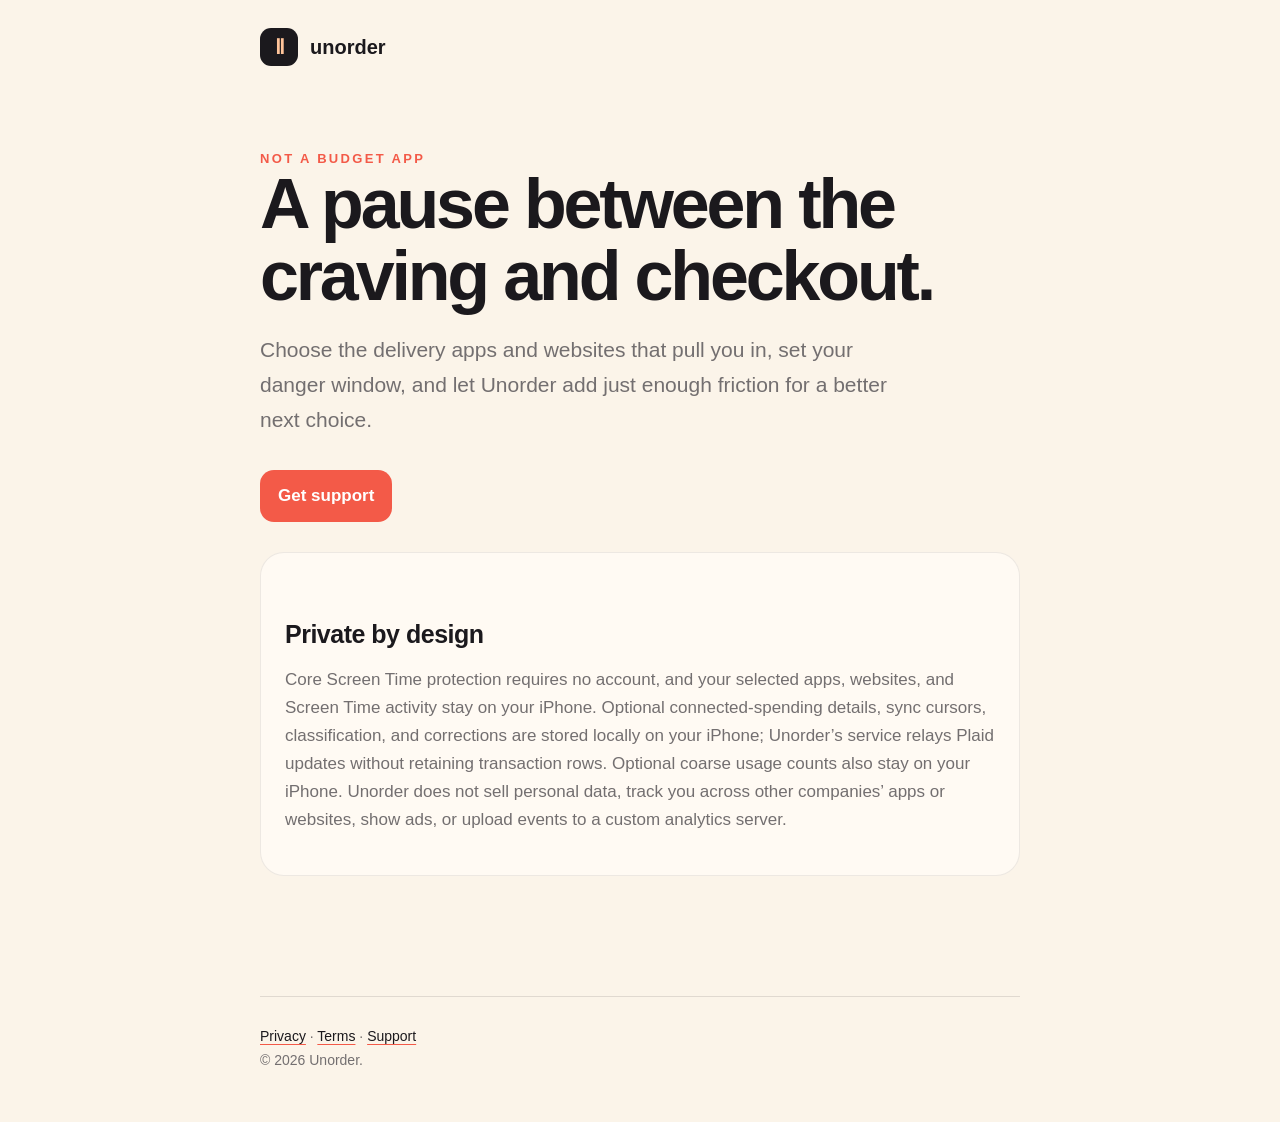
<file: index.html>
<!doctype html><html lang="en"><head><meta charset="utf-8"><meta name="viewport" content="width=device-width,initial-scale=1"><title>Unorder — a pause before checkout</title><meta name="description" content="Unorder adds a deliberate pause between a food-delivery craving and checkout."><link rel="stylesheet" href="styles.css"></head><body><nav><span class="mark">Ⅱ</span> unorder</nav><main><div class="eyebrow">Not a budget app</div><h1>A pause between the craving and checkout.</h1><p class="lede">Choose the delivery apps and websites that pull you in, set your danger window, and let Unorder add just enough friction for a better next choice.</p><a class="button" href="support.html">Get support</a><div class="card"><h2>Private by design</h2><p>Core Screen Time protection requires no account, and your selected apps, websites, and Screen Time activity stay on your iPhone. Optional connected-spending details, sync cursors, classification, and corrections are stored locally on your iPhone; Unorder’s service relays Plaid updates without retaining transaction rows. Optional coarse usage counts also stay on your iPhone. Unorder does not sell personal data, track you across other companies’ apps or websites, show ads, or upload events to a custom analytics server.</p></div></main><footer><a href="privacy.html">Privacy</a> · <a href="terms.html">Terms</a> · <a href="support.html">Support</a><br>© 2026 Unorder.</footer></body></html>
</file>
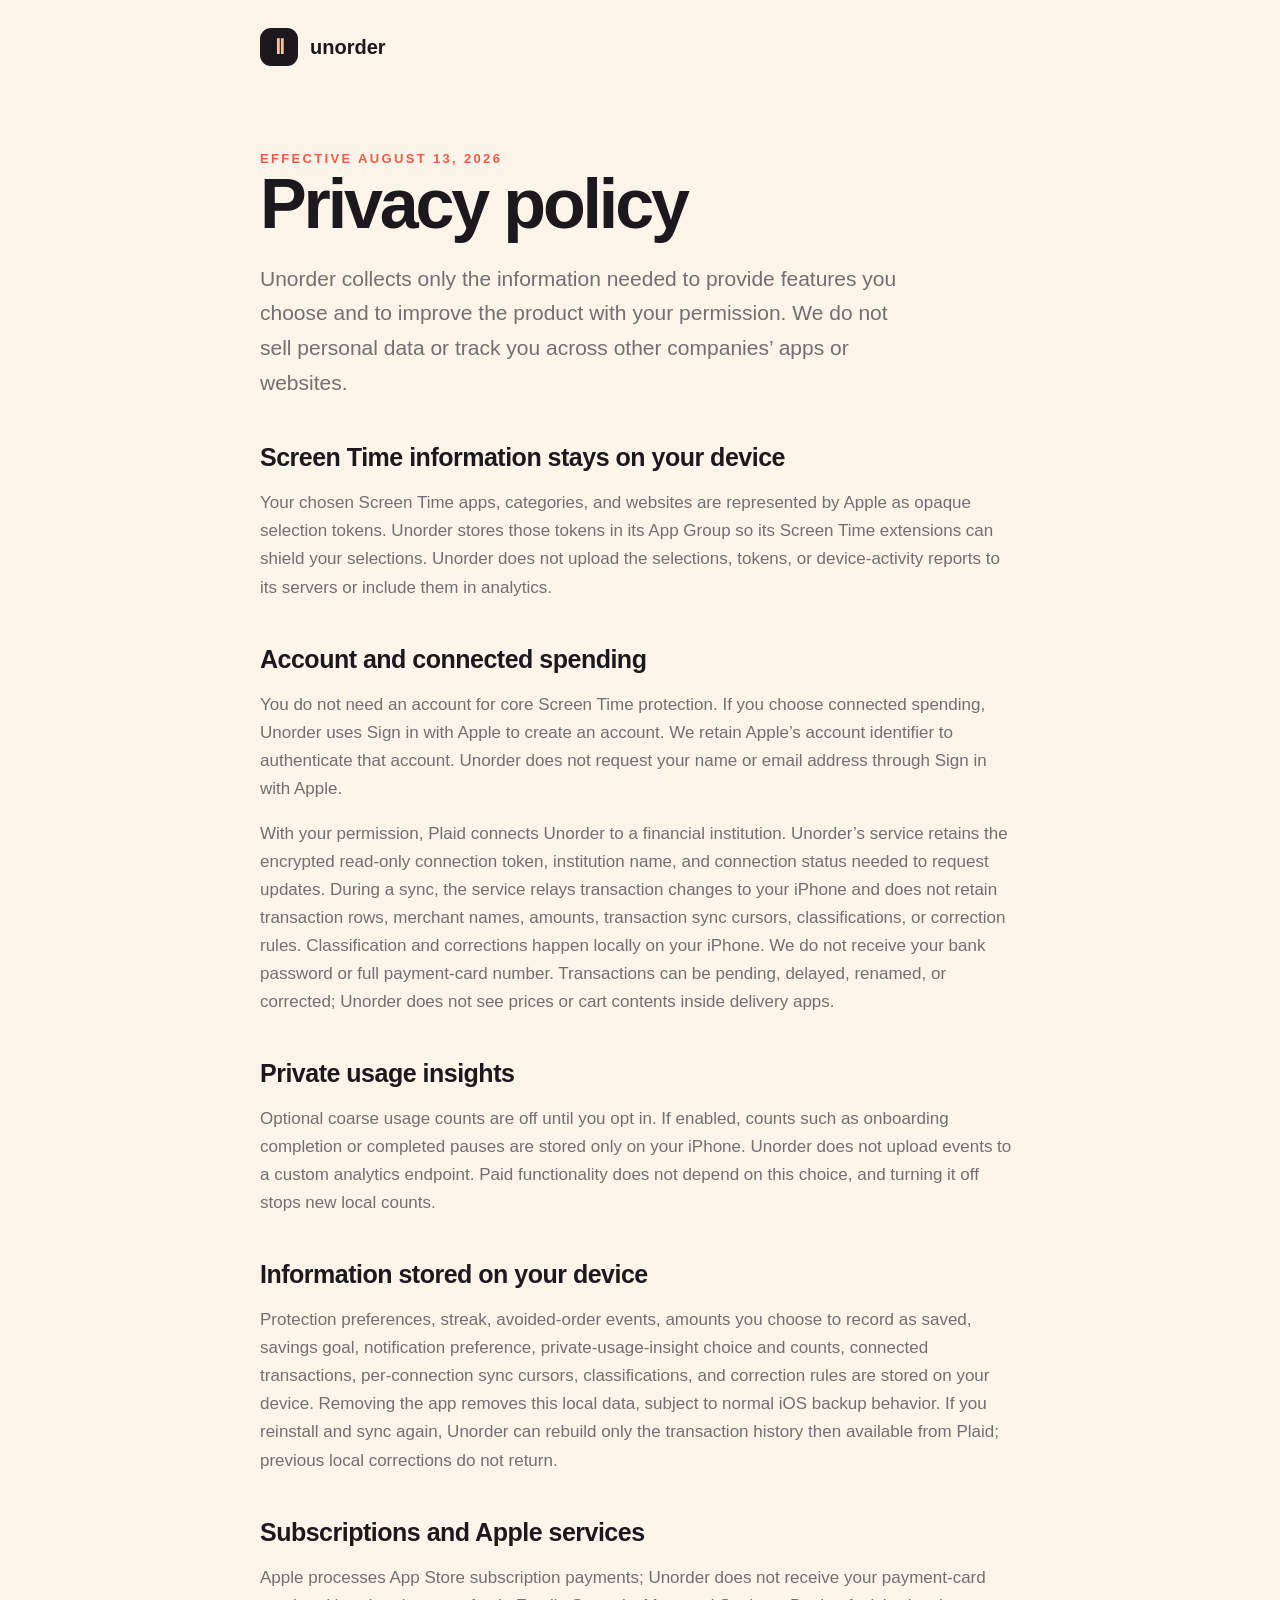
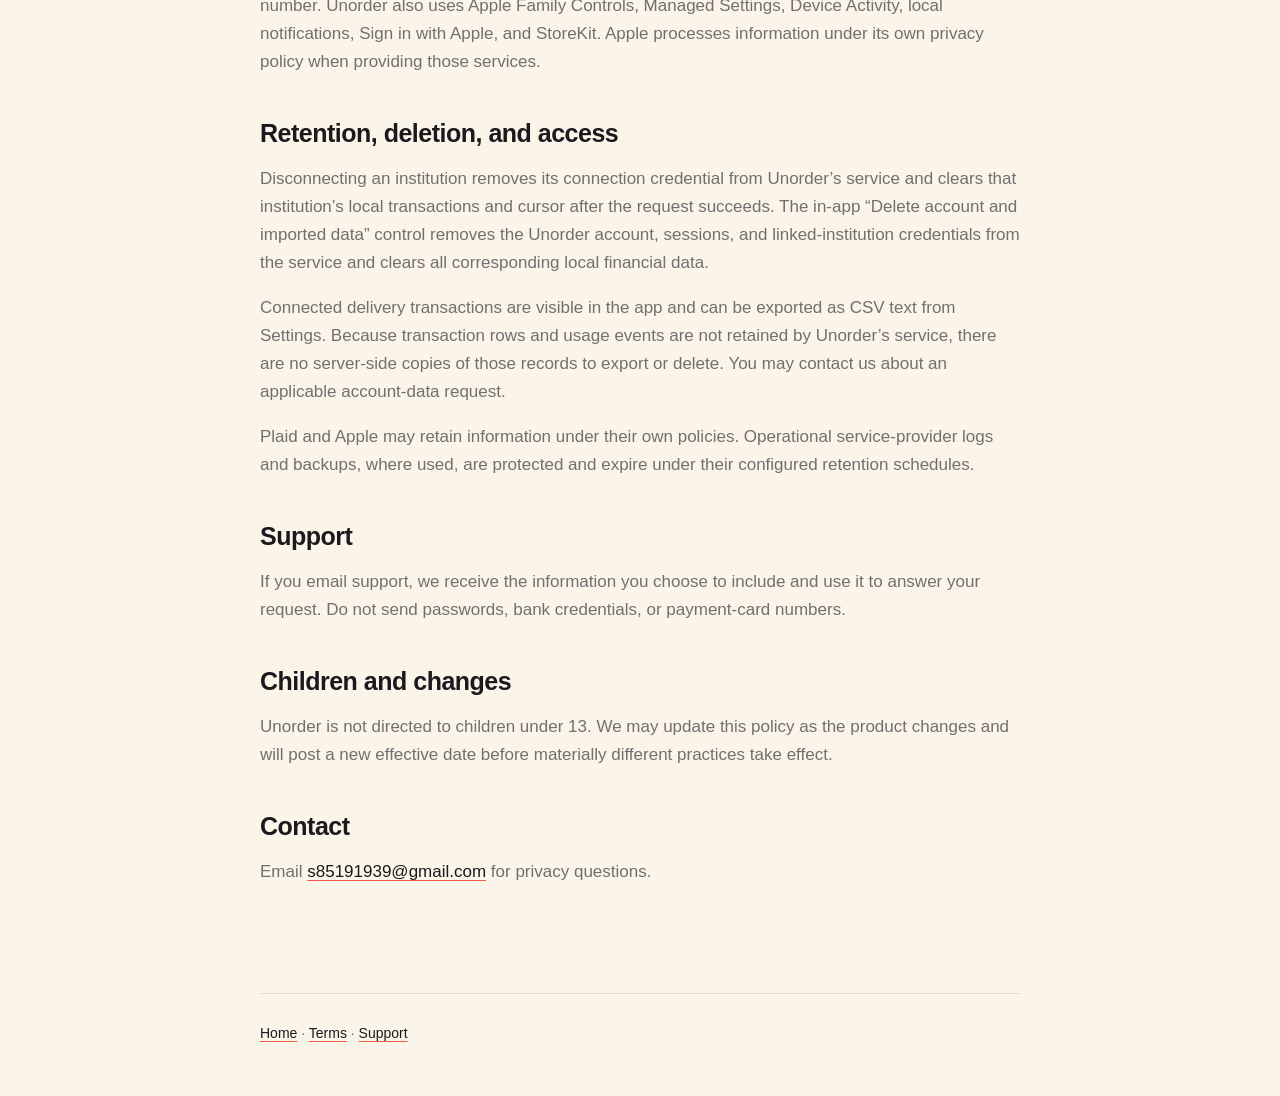
<file: privacy.html>
<!doctype html>
<html lang="en">
<head>
  <meta charset="utf-8">
  <meta name="viewport" content="width=device-width,initial-scale=1">
  <title>Privacy Policy — Unorder</title>
  <link rel="stylesheet" href="styles.css">
</head>
<body>
<nav><span class="mark">Ⅱ</span> unorder</nav>
<main>
  <div class="eyebrow">Effective August 13, 2026</div>
  <h1>Privacy policy</h1>
  <p class="lede">Unorder collects only the information needed to provide features you choose and to improve the product with your permission. We do not sell personal data or track you across other companies’ apps or websites.</p>
  <h2>Screen Time information stays on your device</h2>
  <p>Your chosen Screen Time apps, categories, and websites are represented by Apple as opaque selection tokens. Unorder stores those tokens in its App Group so its Screen Time extensions can shield your selections. Unorder does not upload the selections, tokens, or device-activity reports to its servers or include them in analytics.</p>
  <h2>Account and connected spending</h2>
  <p>You do not need an account for core Screen Time protection. If you choose connected spending, Unorder uses Sign in with Apple to create an account. We retain Apple’s account identifier to authenticate that account. Unorder does not request your name or email address through Sign in with Apple.</p>
  <p>With your permission, Plaid connects Unorder to a financial institution. Unorder’s service retains the encrypted read-only connection token, institution name, and connection status needed to request updates. During a sync, the service relays transaction changes to your iPhone and does not retain transaction rows, merchant names, amounts, transaction sync cursors, classifications, or correction rules. Classification and corrections happen locally on your iPhone. We do not receive your bank password or full payment-card number. Transactions can be pending, delayed, renamed, or corrected; Unorder does not see prices or cart contents inside delivery apps.</p>
  <h2>Private usage insights</h2>
  <p>Optional coarse usage counts are off until you opt in. If enabled, counts such as onboarding completion or completed pauses are stored only on your iPhone. Unorder does not upload events to a custom analytics endpoint. Paid functionality does not depend on this choice, and turning it off stops new local counts.</p>
  <h2>Information stored on your device</h2>
  <p>Protection preferences, streak, avoided-order events, amounts you choose to record as saved, savings goal, notification preference, private-usage-insight choice and counts, connected transactions, per-connection sync cursors, classifications, and correction rules are stored on your device. Removing the app removes this local data, subject to normal iOS backup behavior. If you reinstall and sync again, Unorder can rebuild only the transaction history then available from Plaid; previous local corrections do not return.</p>
  <h2>Subscriptions and Apple services</h2>
  <p>Apple processes App Store subscription payments; Unorder does not receive your payment-card number. Unorder also uses Apple Family Controls, Managed Settings, Device Activity, local notifications, Sign in with Apple, and StoreKit. Apple processes information under its own privacy policy when providing those services.</p>
  <h2>Retention, deletion, and access</h2>
  <p>Disconnecting an institution removes its connection credential from Unorder’s service and clears that institution’s local transactions and cursor after the request succeeds. The in-app “Delete account and imported data” control removes the Unorder account, sessions, and linked-institution credentials from the service and clears all corresponding local financial data.</p>
  <p>Connected delivery transactions are visible in the app and can be exported as CSV text from Settings. Because transaction rows and usage events are not retained by Unorder’s service, there are no server-side copies of those records to export or delete. You may contact us about an applicable account-data request.</p>
  <p>Plaid and Apple may retain information under their own policies. Operational service-provider logs and backups, where used, are protected and expire under their configured retention schedules.</p>
  <h2>Support</h2>
  <p>If you email support, we receive the information you choose to include and use it to answer your request. Do not send passwords, bank credentials, or payment-card numbers.</p>
  <h2>Children and changes</h2>
  <p>Unorder is not directed to children under 13. We may update this policy as the product changes and will post a new effective date before materially different practices take effect.</p>
  <h2>Contact</h2>
  <p>Email <a href="mailto:s85191939@gmail.com">s85191939@gmail.com</a> for privacy questions.</p>
</main>
<footer><a href="index.html">Home</a> · <a href="terms.html">Terms</a> · <a href="support.html">Support</a></footer>
</body>
</html>
</file>
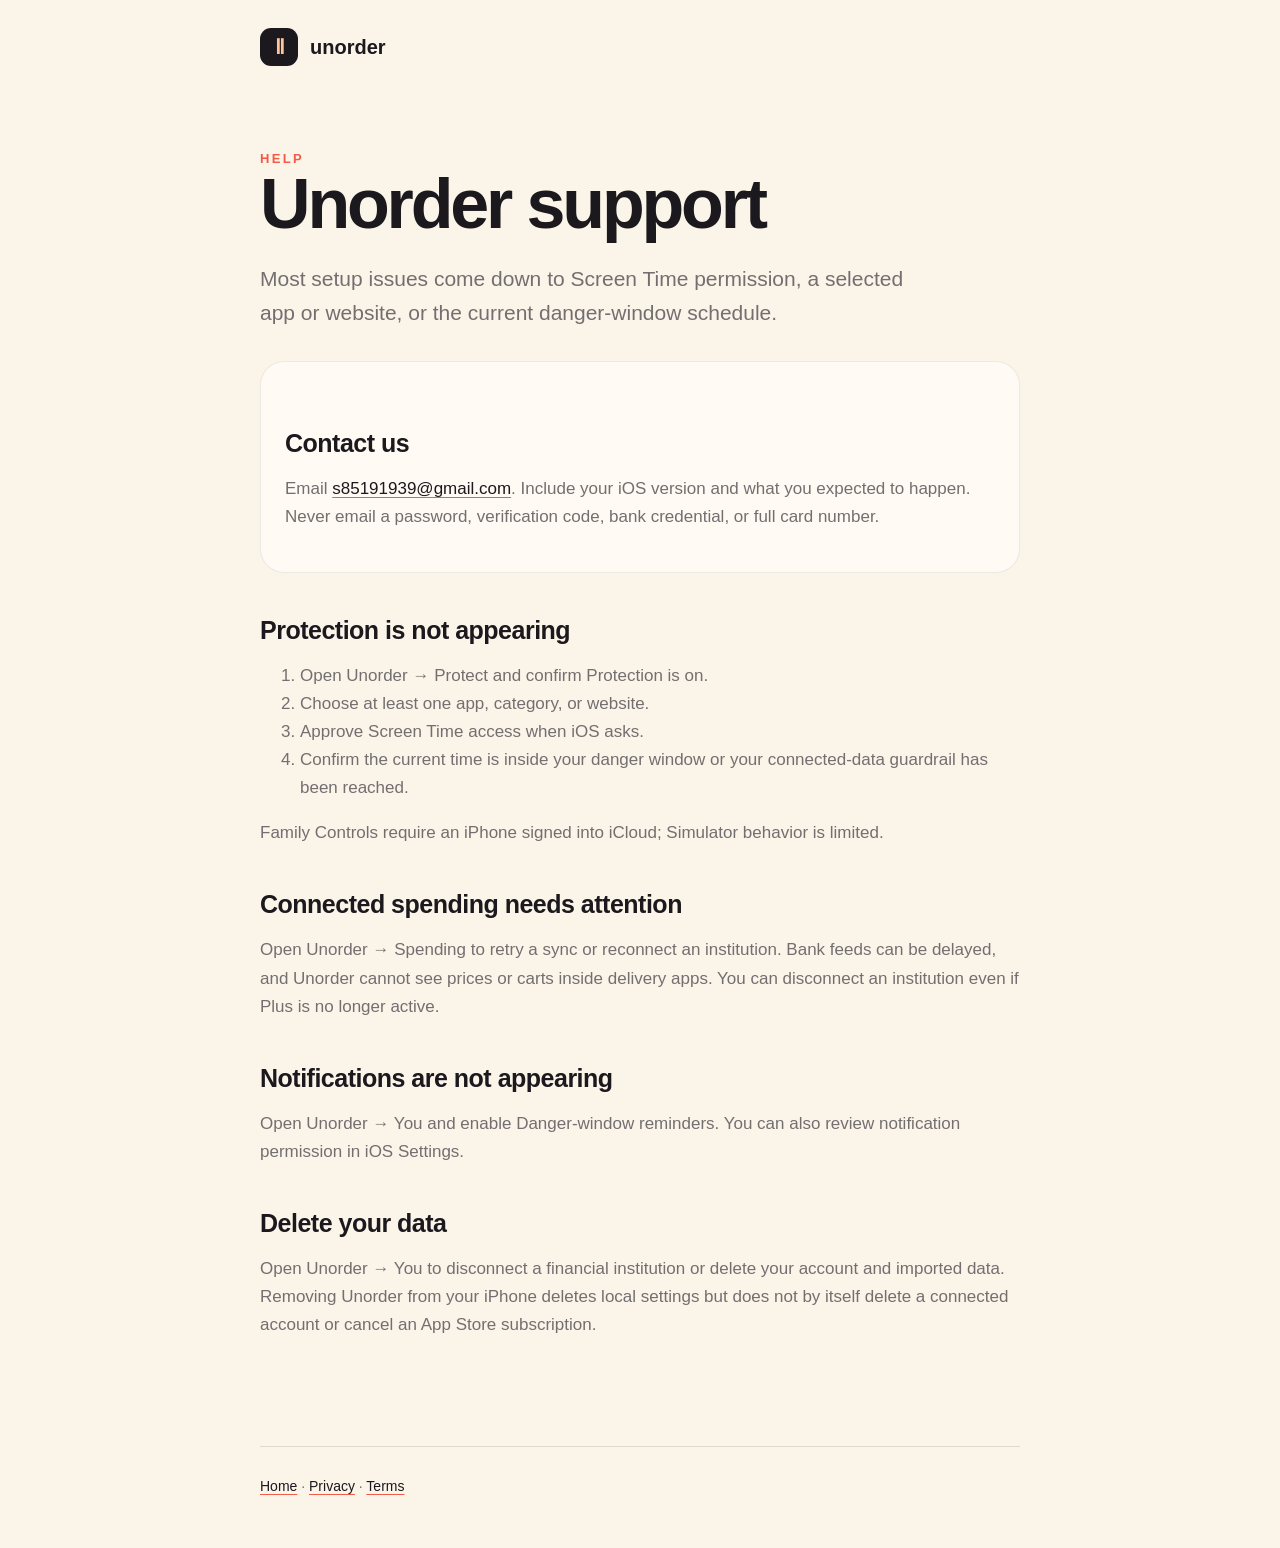
<file: support.html>
<!doctype html><html lang="en"><head><meta charset="utf-8"><meta name="viewport" content="width=device-width,initial-scale=1"><title>Support — Unorder</title><link rel="stylesheet" href="styles.css"></head><body><nav><span class="mark">Ⅱ</span> unorder</nav><main><div class="eyebrow">Help</div><h1>Unorder support</h1><p class="lede">Most setup issues come down to Screen Time permission, a selected app or website, or the current danger-window schedule.</p><div class="card"><h2>Contact us</h2><p>Email <a href="mailto:s85191939@gmail.com">s85191939@gmail.com</a>. Include your iOS version and what you expected to happen. Never email a password, verification code, bank credential, or full card number.</p></div><h2>Protection is not appearing</h2><ol><li>Open Unorder → Protect and confirm Protection is on.</li><li>Choose at least one app, category, or website.</li><li>Approve Screen Time access when iOS asks.</li><li>Confirm the current time is inside your danger window or your connected-data guardrail has been reached.</li></ol><p>Family Controls require an iPhone signed into iCloud; Simulator behavior is limited.</p><h2>Connected spending needs attention</h2><p>Open Unorder → Spending to retry a sync or reconnect an institution. Bank feeds can be delayed, and Unorder cannot see prices or carts inside delivery apps. You can disconnect an institution even if Plus is no longer active.</p><h2>Notifications are not appearing</h2><p>Open Unorder → You and enable Danger-window reminders. You can also review notification permission in iOS Settings.</p><h2>Delete your data</h2><p>Open Unorder → You to disconnect a financial institution or delete your account and imported data. Removing Unorder from your iPhone deletes local settings but does not by itself delete a connected account or cancel an App Store subscription.</p></main><footer><a href="index.html">Home</a> · <a href="privacy.html">Privacy</a> · <a href="terms.html">Terms</a></footer></body></html>
</file>
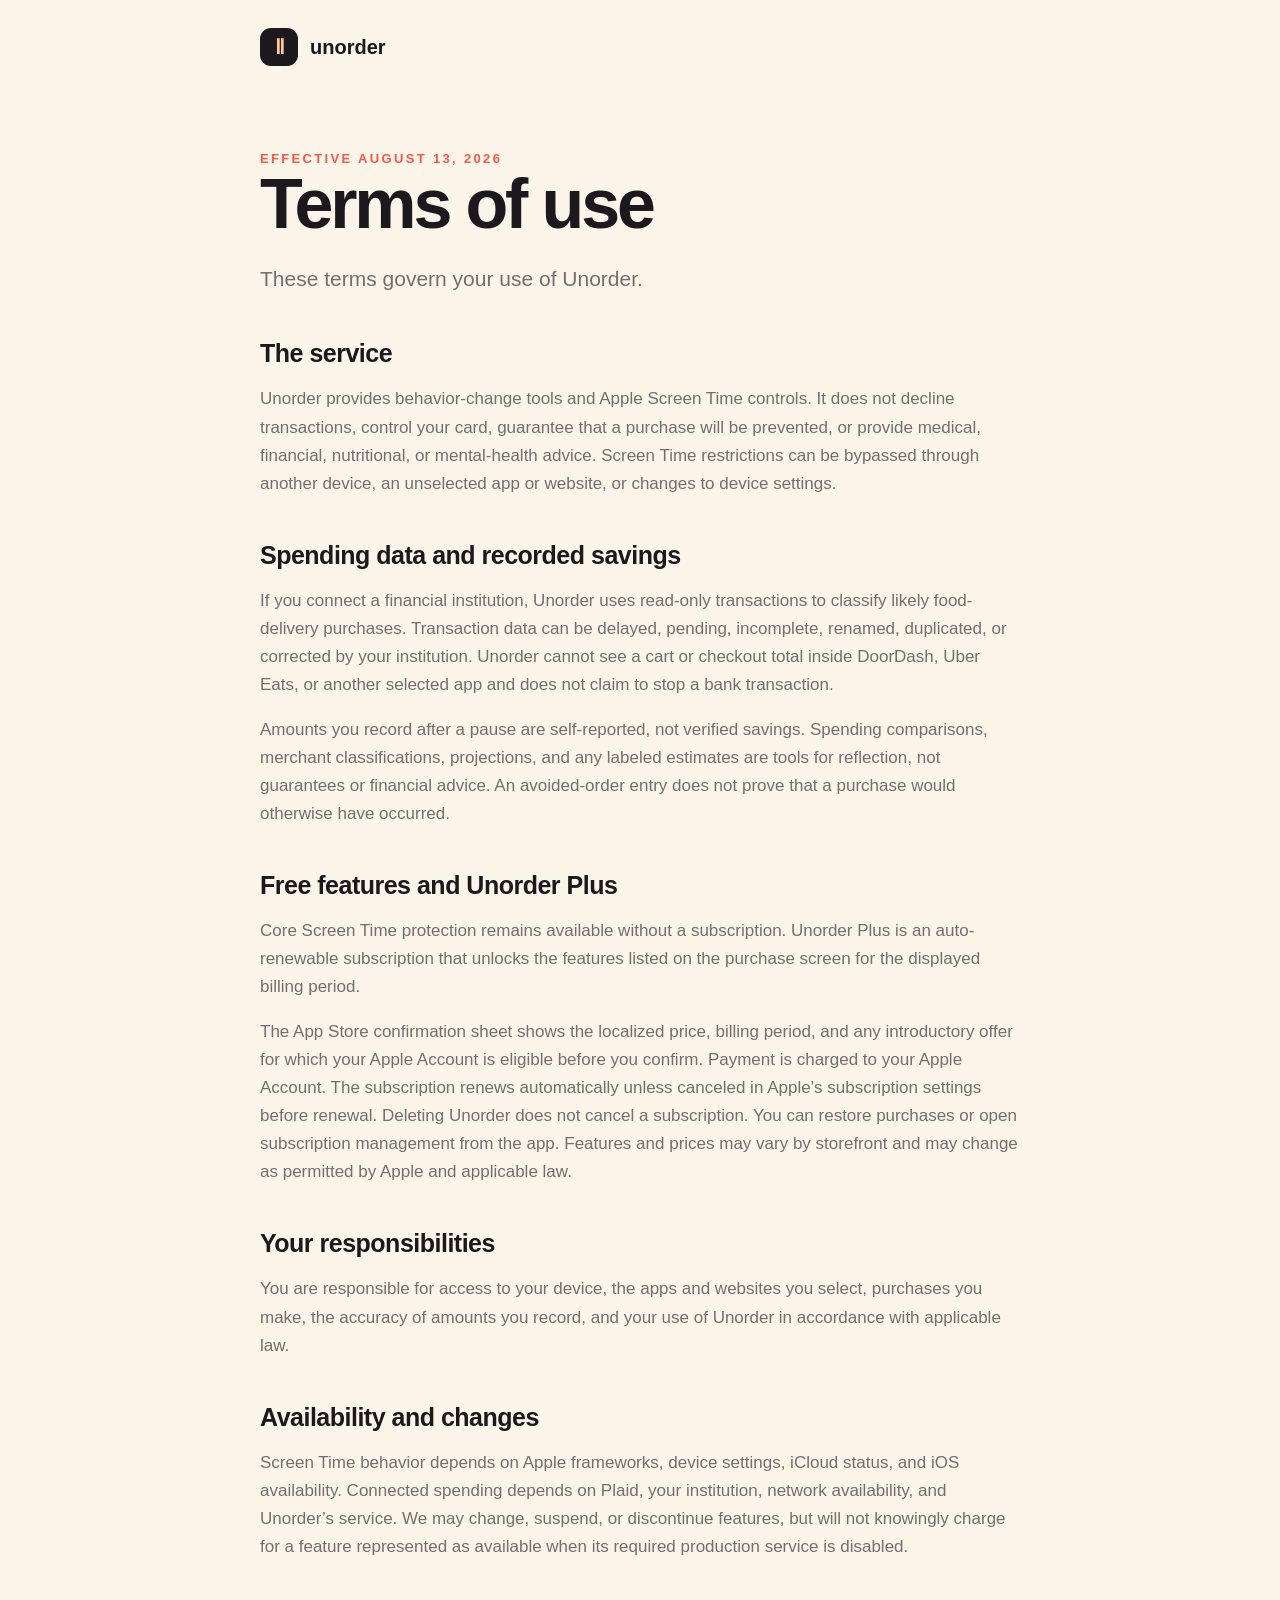
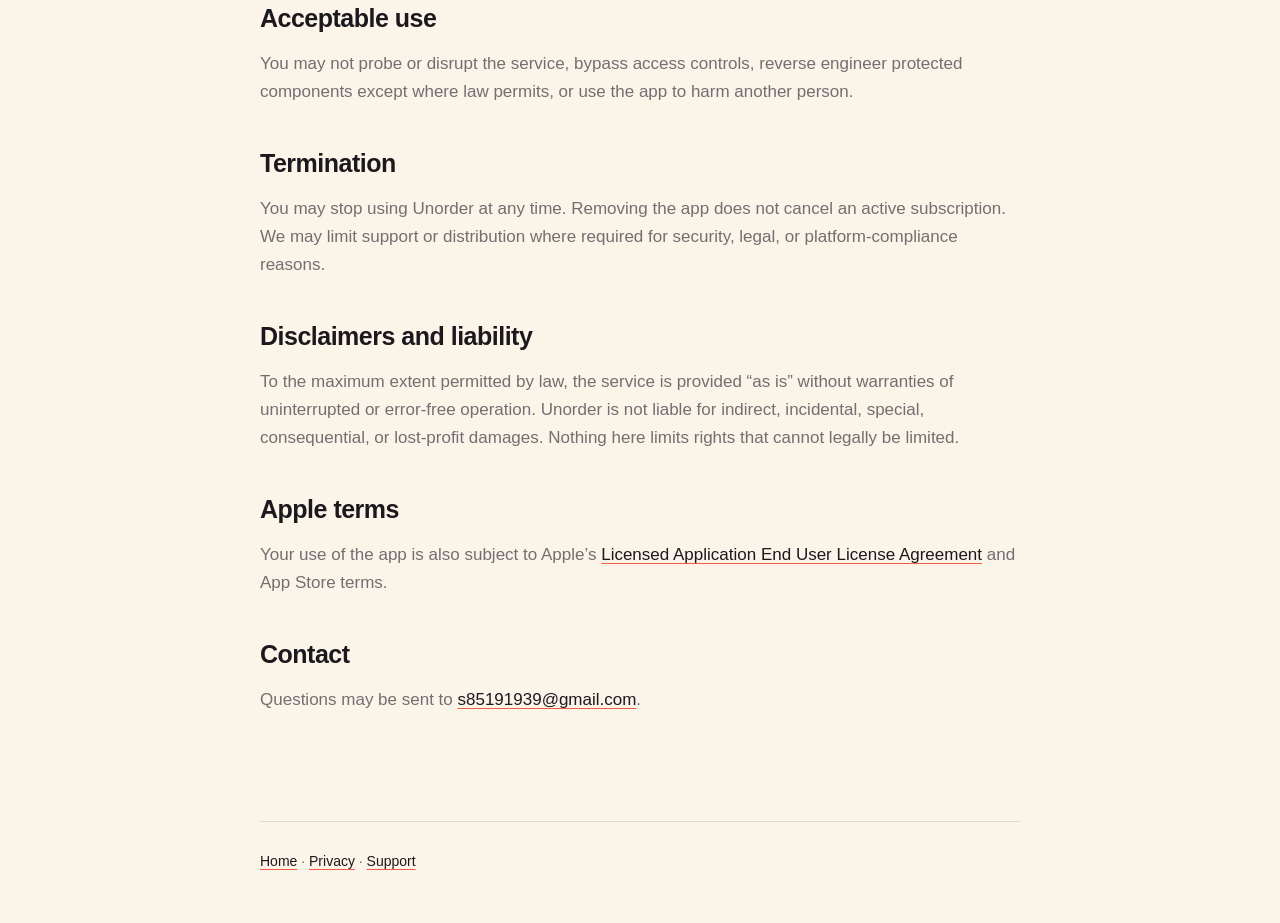
<file: terms.html>
<!doctype html>
<html lang="en">
<head>
  <meta charset="utf-8">
  <meta name="viewport" content="width=device-width,initial-scale=1">
  <title>Terms of Use — Unorder</title>
  <link rel="stylesheet" href="styles.css">
</head>
<body>
<nav><span class="mark">Ⅱ</span> unorder</nav>
<main>
  <div class="eyebrow">Effective August 13, 2026</div>
  <h1>Terms of use</h1>
  <p class="lede">These terms govern your use of Unorder.</p>
  <h2>The service</h2>
  <p>Unorder provides behavior-change tools and Apple Screen Time controls. It does not decline transactions, control your card, guarantee that a purchase will be prevented, or provide medical, financial, nutritional, or mental-health advice. Screen Time restrictions can be bypassed through another device, an unselected app or website, or changes to device settings.</p>
  <h2>Spending data and recorded savings</h2>
  <p>If you connect a financial institution, Unorder uses read-only transactions to classify likely food-delivery purchases. Transaction data can be delayed, pending, incomplete, renamed, duplicated, or corrected by your institution. Unorder cannot see a cart or checkout total inside DoorDash, Uber Eats, or another selected app and does not claim to stop a bank transaction.</p>
  <p>Amounts you record after a pause are self-reported, not verified savings. Spending comparisons, merchant classifications, projections, and any labeled estimates are tools for reflection, not guarantees or financial advice. An avoided-order entry does not prove that a purchase would otherwise have occurred.</p>
  <h2>Free features and Unorder Plus</h2>
  <p>Core Screen Time protection remains available without a subscription. Unorder Plus is an auto-renewable subscription that unlocks the features listed on the purchase screen for the displayed billing period.</p>
  <p>The App Store confirmation sheet shows the localized price, billing period, and any introductory offer for which your Apple Account is eligible before you confirm. Payment is charged to your Apple Account. The subscription renews automatically unless canceled in Apple’s subscription settings before renewal. Deleting Unorder does not cancel a subscription. You can restore purchases or open subscription management from the app. Features and prices may vary by storefront and may change as permitted by Apple and applicable law.</p>
  <h2>Your responsibilities</h2>
  <p>You are responsible for access to your device, the apps and websites you select, purchases you make, the accuracy of amounts you record, and your use of Unorder in accordance with applicable law.</p>
  <h2>Availability and changes</h2>
  <p>Screen Time behavior depends on Apple frameworks, device settings, iCloud status, and iOS availability. Connected spending depends on Plaid, your institution, network availability, and Unorder’s service. We may change, suspend, or discontinue features, but will not knowingly charge for a feature represented as available when its required production service is disabled.</p>
  <h2>Acceptable use</h2>
  <p>You may not probe or disrupt the service, bypass access controls, reverse engineer protected components except where law permits, or use the app to harm another person.</p>
  <h2>Termination</h2>
  <p>You may stop using Unorder at any time. Removing the app does not cancel an active subscription. We may limit support or distribution where required for security, legal, or platform-compliance reasons.</p>
  <h2>Disclaimers and liability</h2>
  <p>To the maximum extent permitted by law, the service is provided “as is” without warranties of uninterrupted or error-free operation. Unorder is not liable for indirect, incidental, special, consequential, or lost-profit damages. Nothing here limits rights that cannot legally be limited.</p>
  <h2>Apple terms</h2>
  <p>Your use of the app is also subject to Apple’s <a href="https://www.apple.com/legal/internet-services/itunes/dev/stdeula/">Licensed Application End User License Agreement</a> and App Store terms.</p>
  <h2>Contact</h2>
  <p>Questions may be sent to <a href="mailto:s85191939@gmail.com">s85191939@gmail.com</a>.</p>
</main>
<footer><a href="index.html">Home</a> · <a href="privacy.html">Privacy</a> · <a href="support.html">Support</a></footer>
</body>
</html>
</file>
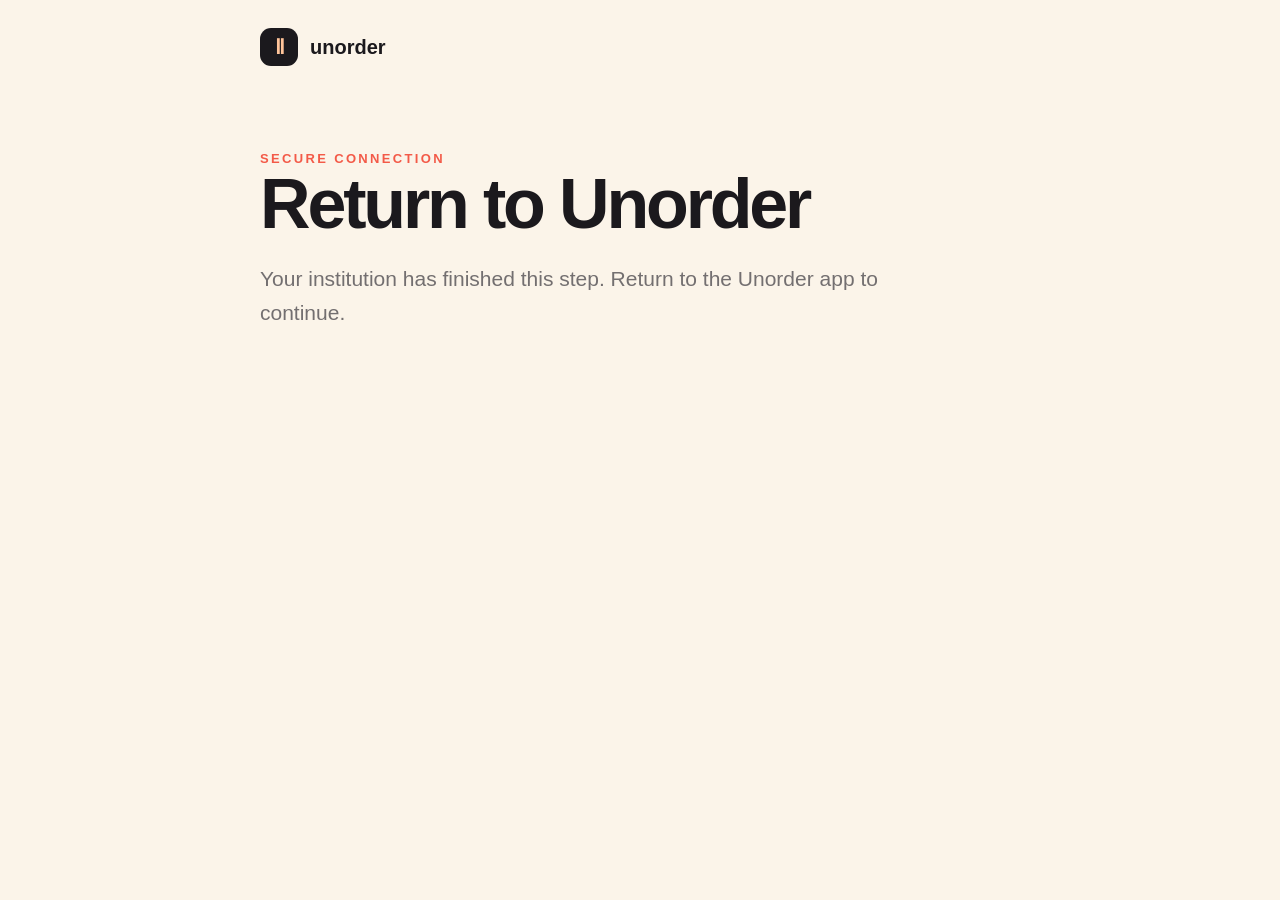
<file: plaid/oauth.html>
<!doctype html><html lang="en"><head><meta charset="utf-8"><meta name="viewport" content="width=device-width,initial-scale=1"><title>Return to Unorder</title><link rel="stylesheet" href="/styles.css"></head><body><nav><span class="mark">Ⅱ</span> unorder</nav><main><div class="eyebrow">Secure connection</div><h1>Return to Unorder</h1><p class="lede">Your institution has finished this step. Return to the Unorder app to continue.</p></main></body></html>
</file>
<file: styles.css>
:root { color-scheme: light; --ink:#1b191d; --cream:#fbf4e9; --coral:#f35a48; --peach:#ffc49a; --muted:#736f70; }
* { box-sizing: border-box; }
body { margin:0; background:var(--cream); color:var(--ink); font:17px/1.65 -apple-system,BlinkMacSystemFont,"SF Pro Text",sans-serif; }
nav,main,footer { width:min(760px,calc(100% - 40px)); margin:auto; }
nav { display:flex; align-items:center; gap:12px; padding:28px 0; font-weight:800; font-size:20px; }
.mark { display:grid; place-items:center; width:38px; height:38px; border-radius:11px; color:var(--peach); background:var(--ink); letter-spacing:-2px; }
main { padding:54px 0 90px; }
h1 { max-width:700px; margin:0 0 18px; font-size:clamp(42px,8vw,70px); line-height:1.02; letter-spacing:-.045em; }
h2 { margin:42px 0 10px; font-size:25px; line-height:1.2; letter-spacing:-.02em; }
h3 { margin:24px 0 6px; }
p,li { color:var(--muted); }
a { color:var(--ink); text-decoration-color:var(--coral); text-underline-offset:3px; }
.eyebrow { color:var(--coral); font-weight:800; font-size:13px; letter-spacing:.18em; text-transform:uppercase; }
.lede { font-size:21px; max-width:650px; }
.card { margin:30px 0; padding:24px; background:#fffaf3; border:1px solid rgba(27,25,29,.08); border-radius:24px; }
.button { display:inline-block; margin-top:12px; padding:12px 18px; border-radius:14px; background:var(--coral); color:white; font-weight:750; text-decoration:none; }
footer { border-top:1px solid rgba(27,25,29,.12); padding:28px 0 50px; color:var(--muted); font-size:14px; }
</file>
